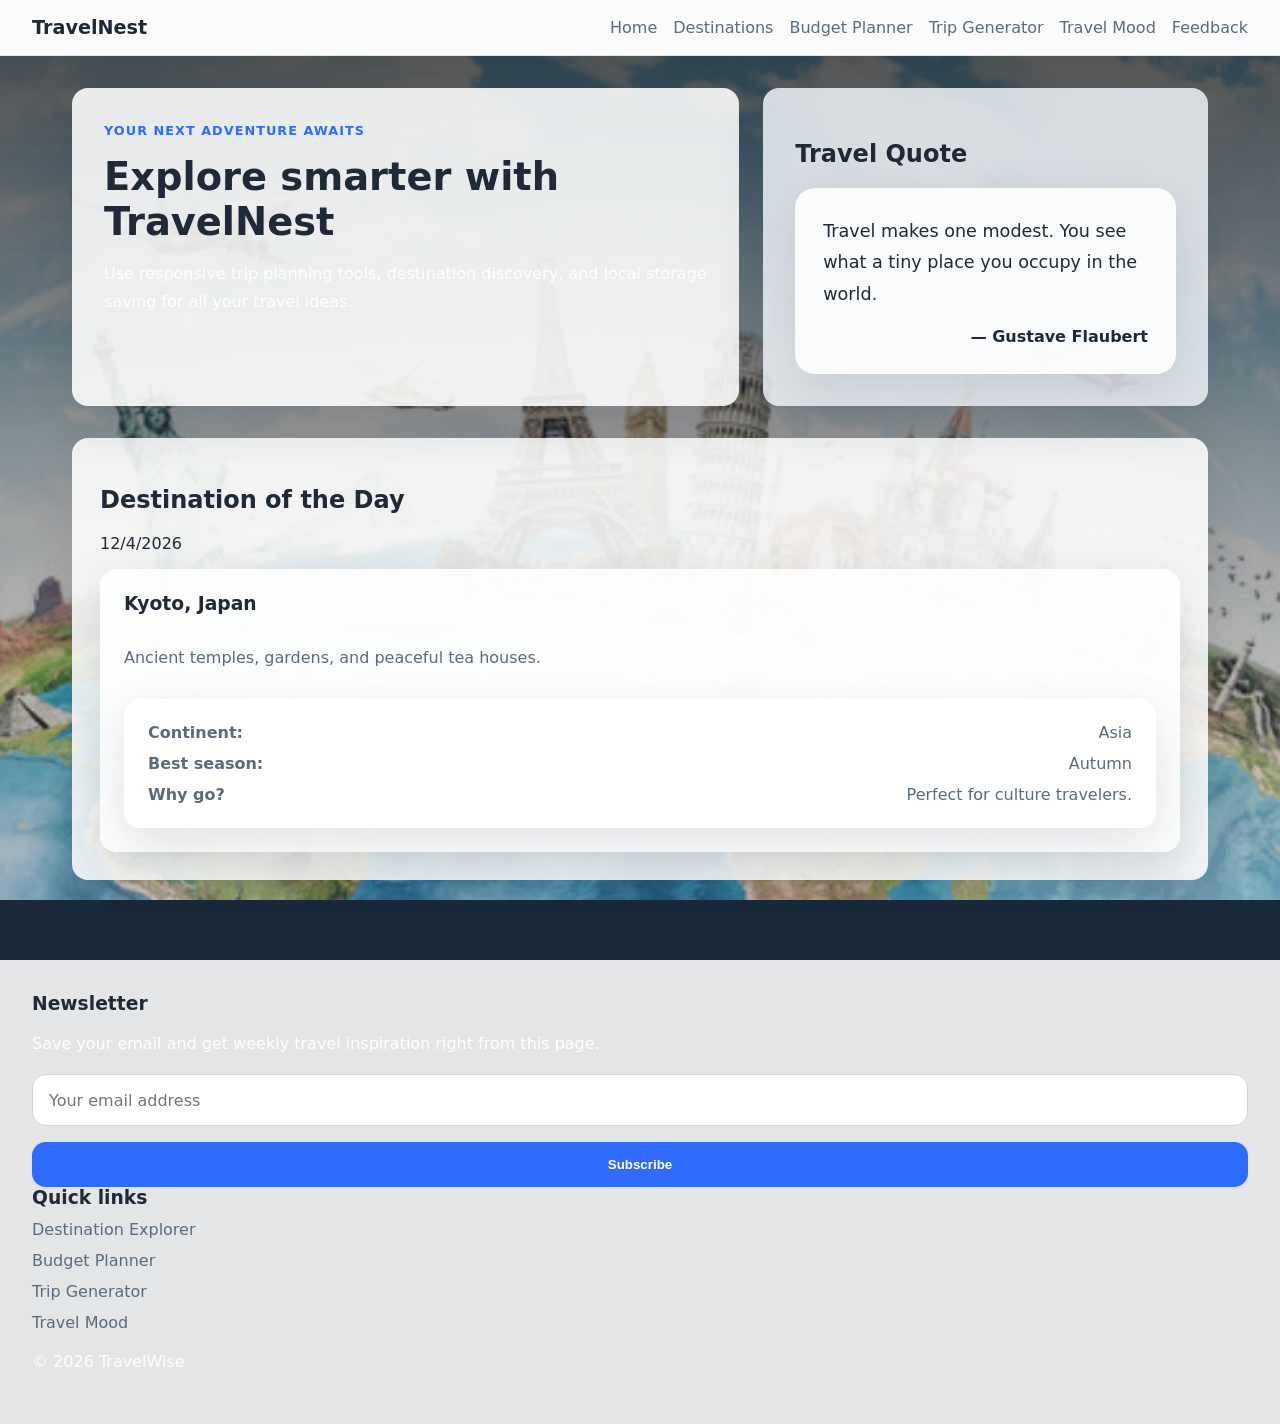
<file: index.html>
<!DOCTYPE html>
<html lang="english">
<head>
    <meta charset="UTF-8">
    <meta name="viewport" content="width=device-width, initial-scale=1.0">
    <title>TravelNest | Home</title>
    <link rel="stylesheet" href="style.css">
</head>
<body id="home">
    <header class="site-header">
        <a class="logo" href="home.html">TravelNest</a>
        <button class="menu-button" aria-label="Toggle navigation">☰</button>
        <nav class="site-nav">
            <a href="#">Home</a>
            <a href="destination.html">Destinations</a>
            <a href="tripBudged.html">Budget Planner</a>
            <a href="tripGenerator.html">Trip Generator</a>
            <a href="travelMood.html">Travel Mood</a>
            <a href="feedback.html">Feedback</a>
        </nav>
    </header>

    <main class="page-content">
        <section class="hero">
            <div class="hero-copy">
                <span class="eyebrow">Your next adventure awaits</span>
                <h1>Explore smarter with TravelNest</h1>
                <p>Use responsive trip planning tools, destination discovery, and local storage saving for all your travel ideas.</p>
            </div>
            <div class="hero-panel">
                <h2>Travel Quote</h2>
                <div class="quote-box">
                    <blockquote id="quoteText">Loading inspiration...</blockquote>
                    <p id="quoteAuthor"></p>
                </div>
            </div>
        </section>

        <section class="destination-day">
            <article class="card">
                <header>
                    <h2>Destination of the Day</h2>
                    <p id="destinationDate"></p>
                </header>
                <div class="destination-card">
                    <h3 id="destinationName">Loading...</h3>
                    <p id="destinationDescription"></p>
                    <ul class="details-list">
                        <li><strong>Continent:</strong> <span id="destinationContinent"></span></li>
                        <li><strong>Best season:</strong> <span id="destinationSeason"></span></li>
                        <li><strong>Why go?</strong> <span id="destinationWhy"></span></li>
                    </ul>
                </div>
            </article>
        </section>
    </main>

    <footer class="site-footer">
        <div class="footer-section newsletter">
            <h3>Newsletter</h3>
            <p>Save your email and get weekly travel inspiration right from this page.</p>
            <form id="newsletterForm">
                <input type="email" id="newsletterEmail" placeholder="Your email address" required>
                <button type="submit">Subscribe</button>
            </form>
            <p class="notice" id="newsletterMessage"></p>
        </div>
        <div class="footer-section footer-links">
            <h3>Quick links</h3>
            <nav>
                <a href="destination.html">Destination Explorer</a>
                <a href="tripBudged.html">Budget Planner</a>
                <a href="tripGenerator.html">Trip Generator</a>
                <a href="travelMood.html">Travel Mood</a>
            </nav>
        </div>
        <p class="copyright">© 2026 TravelWise</p>
    </footer>

    <script src="script.js" defer></script>
</body>
</html>
</file>
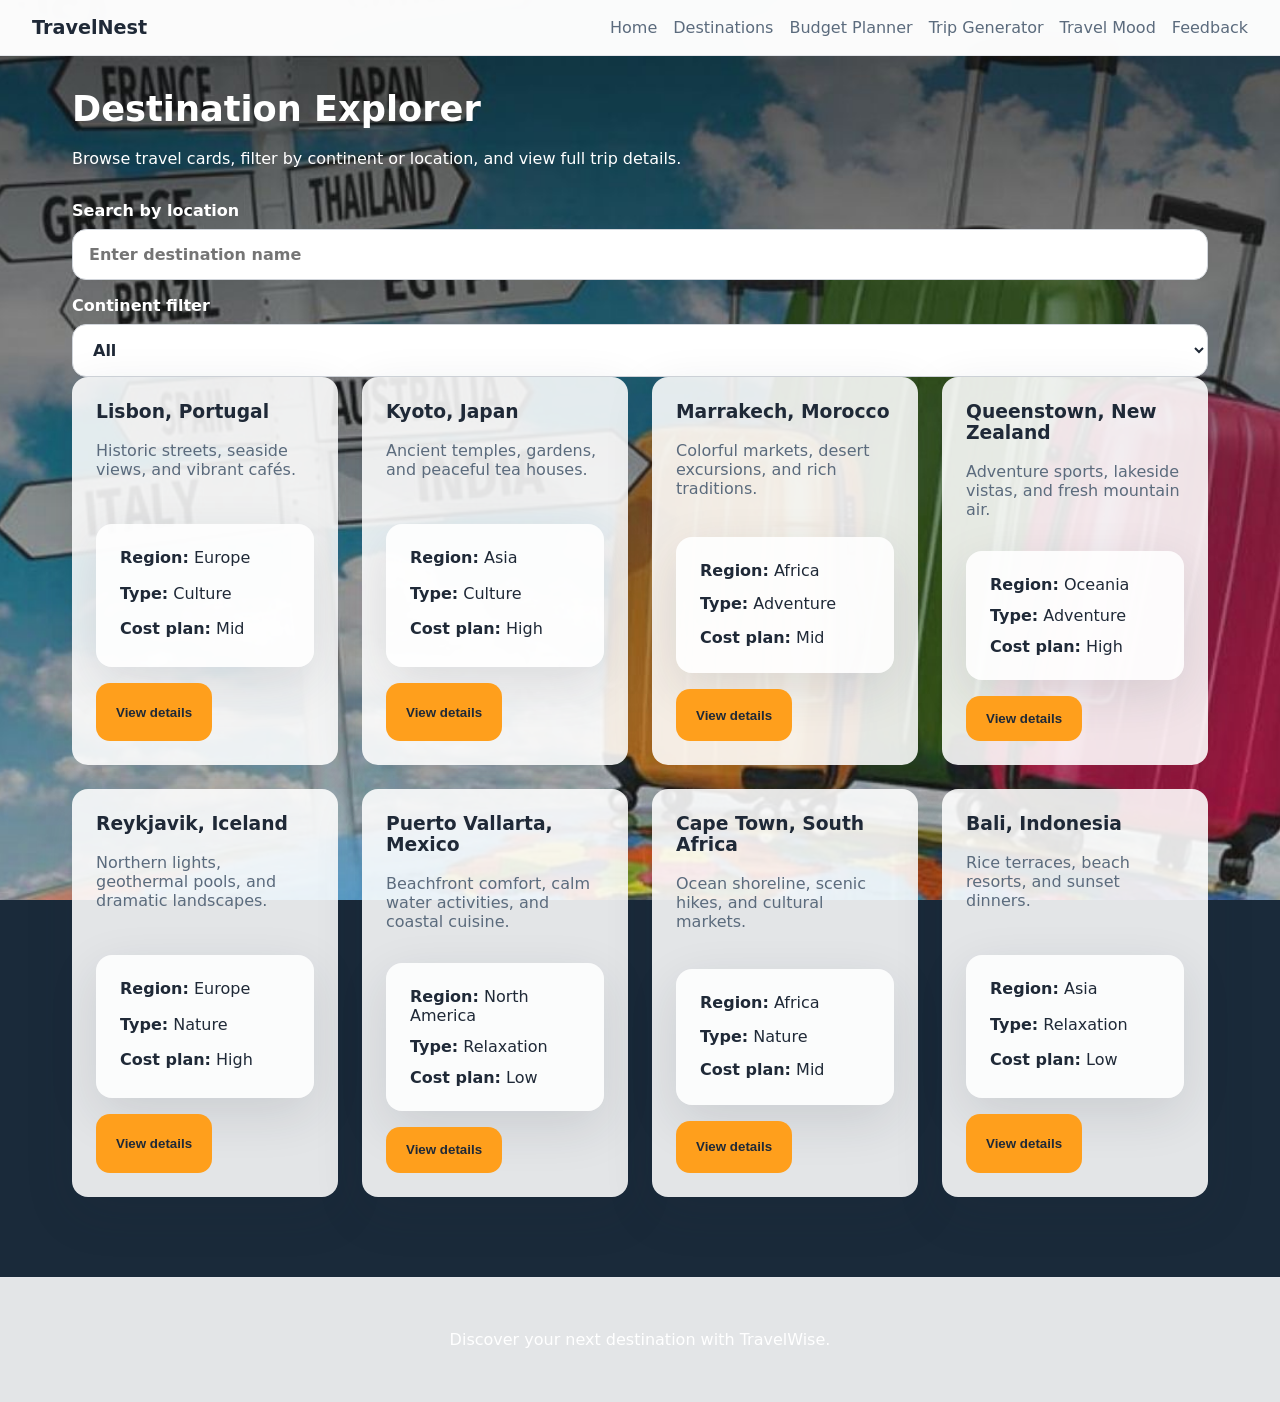
<file: destination.html>
<!DOCTYPE html>
<html lang="en">
<head>
    <meta charset="UTF-8">
    <meta name="viewport" content="width=device-width, initial-scale=1.0">
    <title>TravelNest | Destinations</title>
    <link rel="stylesheet" href="style.css">
</head>
<body id="destination">
    <header class="site-header">
        <a class="logo" href="home.html">TravelNest</a>
        <button class="menu-button" aria-label="Toggle navigation">☰</button>
        <nav class="site-nav">
            <a href="index.html">Home</a>
            <a href="destination.html">Destinations</a>
            <a href="tripBudged.html">Budget Planner</a>
            <a href="tripGenerator.html">Trip Generator</a>
            <a href="travelMood.html">Travel Mood</a>
            <a href="feedback.html">Feedback</a>
        </nav>
    </header>

    <main class="page-content">
        <section class="page-header">
            <h1>Destination Explorer</h1>
            <p>Browse travel cards, filter by continent or location, and view full trip details.</p>
        </section>

        <section class="explorer-controls">
            <label>
                Search by location
                <input type="search" id="destinationSearch" placeholder="Enter destination name">
            </label>
            <label>
                Continent filter
                <select id="continentFilter">
                    <option value="all">All continents</option>
                </select>
            </label>
        </section>

        <section class="card-grid" id="destinationGrid"></section>
    </main>

    <div class="modal" id="destinationModal" aria-hidden="true">
        <div class="modal-content">
            <button class="close-modal" id="closeDestinationModal" aria-label="Close">×</button>
            <h2 id="modalTitle"></h2>
            <p id="modalText"></p>
            <table>
                <tbody id="modalTable"></tbody>
            </table>
        </div>
    </div>

    <footer class="site-footer compact-footer">
        <p>Discover your next destination with TravelWise.</p>
    </footer>
    <script src="script.js" defer></script>
</body>
</html>
</file>
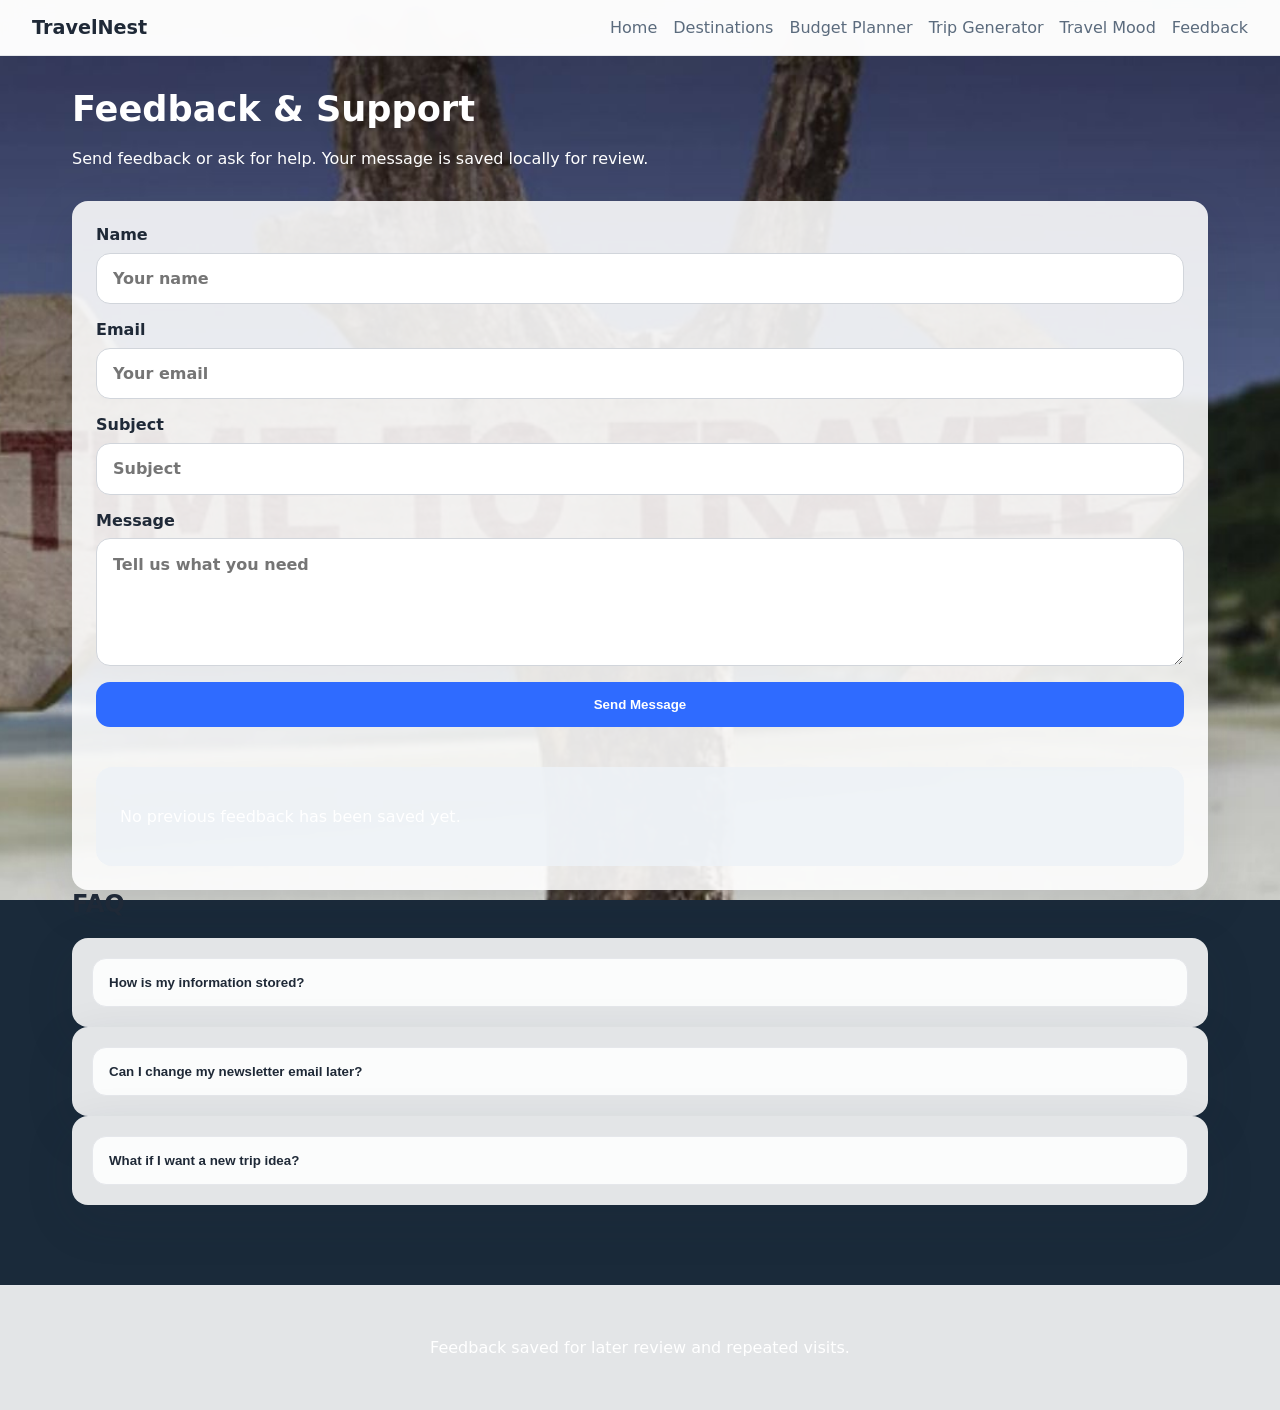
<file: feedback.html>
<!DOCTYPE html>
<html lang="en">
<head>
    <meta charset="UTF-8">
    <meta name="viewport" content="width=device-width, initial-scale=1.0">
    <title>TravelNest | Feedback</title>
    <link rel="stylesheet" href="style.css">
</head>
<body id="feedback">
    <header class="site-header">
        <a class="logo" href="home.html">TravelNest</a>
        <button class="menu-button" aria-label="Toggle navigation">☰</button>
        <nav class="site-nav">
            <a href="index.html">Home</a>
            <a href="destination.html">Destinations</a>
            <a href="tripBudged.html">Budget Planner</a>
            <a href="tripGenerator.html">Trip Generator</a>
            <a href="travelMood.html">Travel Mood</a>
            <a href="feedback.html">Feedback</a>
        </nav>
    </header>

    <main class="page-content">
        <section class="page-header">
            <h1>Feedback & Support</h1>
            <p>Send feedback or ask for help. Your message is saved locally for review.</p>
        </section>

        <section class="feedback-panel">
            <form id="feedbackForm">
                <label>Name<input type="text" id="feedbackName" placeholder="Your name" required></label>
                <label>Email<input type="email" id="feedbackEmail" placeholder="Your email" required></label>
                <label>Subject<input type="text" id="feedbackSubject" placeholder="Subject" required></label>
                <label>Message<textarea id="feedbackMessage" placeholder="Tell us what you need" rows="5" required></textarea></label>
                <button type="submit">Send Message</button>
                <p class="notice" id="feedbackStatus"></p>
            </form>
            <div class="saved-feedback" id="savedFeedback"></div>
        </section>

        <section class="faq">
            <h2>FAQ</h2>
            <div class="accordion-item">
                <button class="accordion-button">How is my information stored?</button>
                <div class="accordion-panel"><p>All form entries are stored in your browser using localStorage and never shared externally.</p></div>
            </div>
            <div class="accordion-item">
                <button class="accordion-button">Can I change my newsletter email later?</button>
                <div class="accordion-panel"><p>Yes. Subscribe again on the home page and the latest email will replace the previous value.</p></div>
            </div>
            <div class="accordion-item">
                <button class="accordion-button">What if I want a new trip idea?</button>
                <div class="accordion-panel"><p>Use the Trip Generator page and click Surprise Me for a random destination suggestion.</p></div>
            </div>
        </section>
    </main>

    <footer class="site-footer compact-footer">
        <p>Feedback saved for later review and repeated visits.</p>
    </footer>
    <script src="script.js" defer></script>
</body>
</html>
</file>
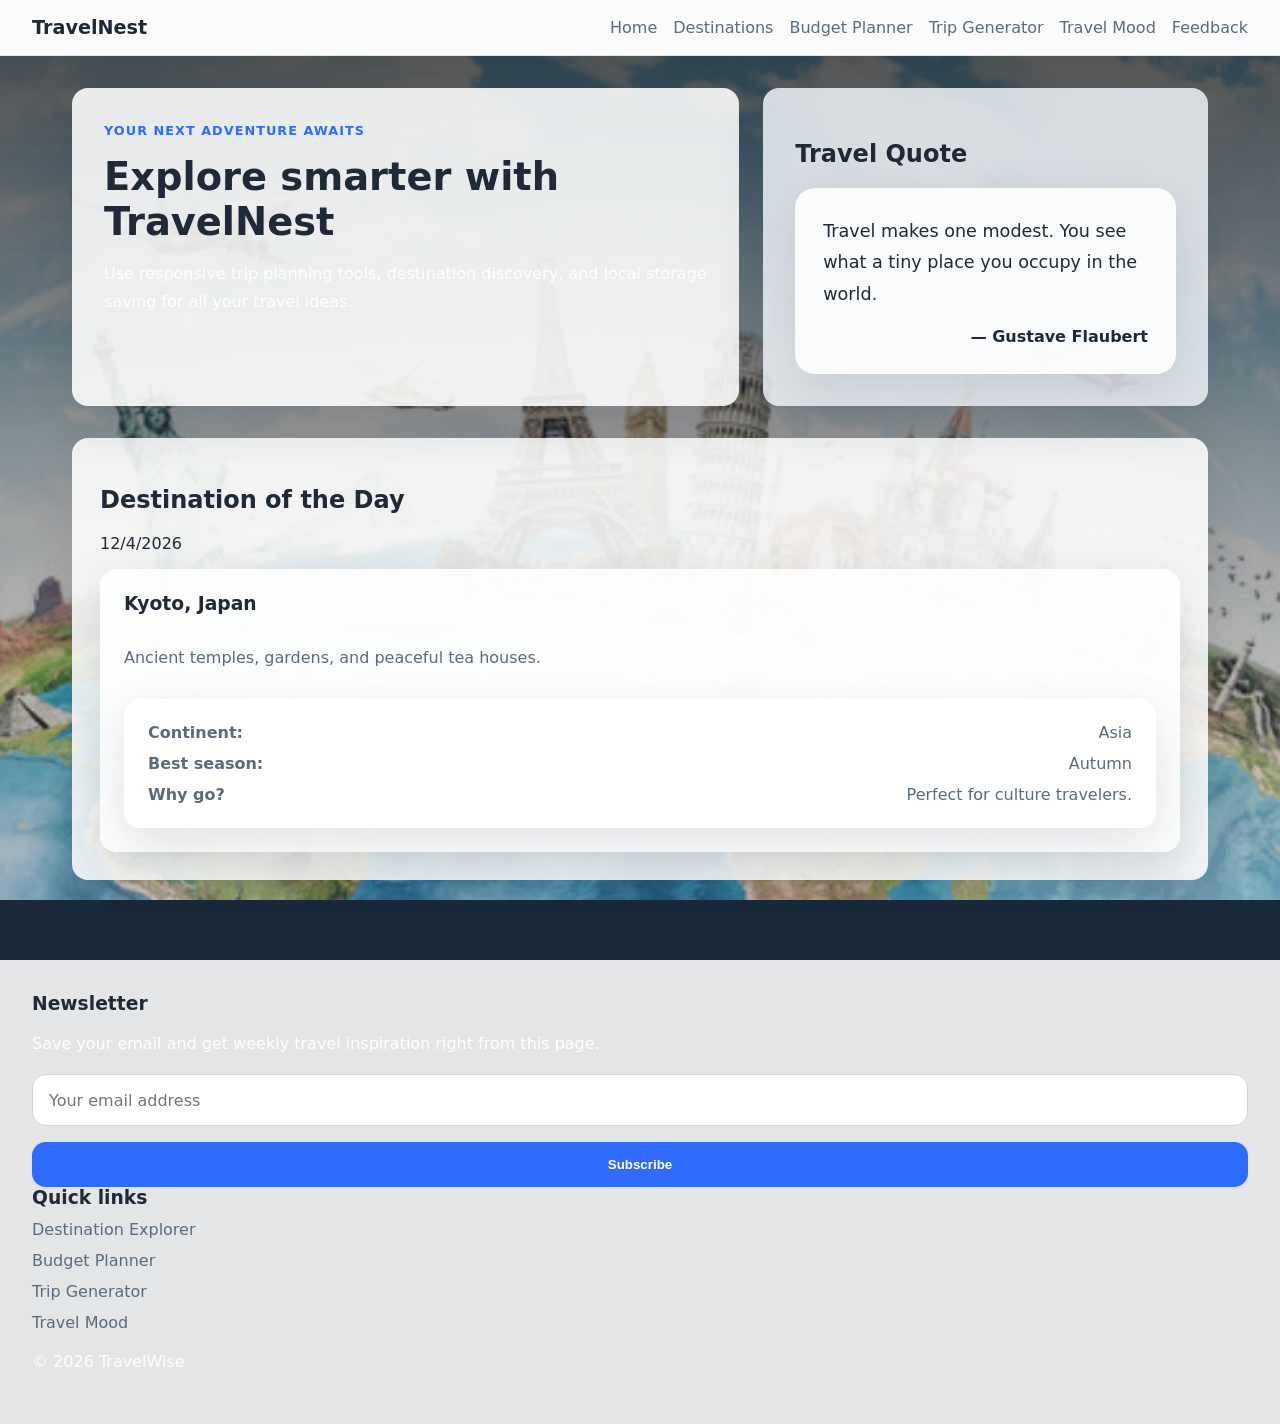
<file: home.html>
<!DOCTYPE html>
<html lang="english">
<head>
    <meta charset="UTF-8">
    <meta name="viewport" content="width=device-width, initial-scale=1.0">
    <title>TravelNest | Home</title>
    <link rel="stylesheet" href="style.css">
</head>
<body id="home">
    <header class="site-header">
        <a class="logo" href="home.html">TravelNest</a>
        <button class="menu-button" aria-label="Toggle navigation">☰</button>
        <nav class="site-nav">
            <a href="home.html">Home</a>
            <a href="destination.html">Destinations</a>
            <a href="tripBudged.html">Budget Planner</a>
            <a href="tripGenerator.html">Trip Generator</a>
            <a href="travelMood.html">Travel Mood</a>
            <a href="feedback.html">Feedback</a>
        </nav>
    </header>

    <main class="page-content">
        <section class="hero">
            <div class="hero-copy">
                <span class="eyebrow">Your next adventure awaits</span>
                <h1>Explore smarter with TravelNest</h1>
                <p>Use responsive trip planning tools, destination discovery, and local storage saving for all your travel ideas.</p>
            </div>
            <div class="hero-panel">
                <h2>Travel Quote</h2>
                <div class="quote-box">
                    <blockquote id="quoteText">Loading inspiration...</blockquote>
                    <p id="quoteAuthor"></p>
                </div>
            </div>
        </section>

        <section class="destination-day">
            <article class="card">
                <header>
                    <h2>Destination of the Day</h2>
                    <p id="destinationDate"></p>
                </header>
                <div class="destination-card">
                    <h3 id="destinationName">Loading...</h3>
                    <p id="destinationDescription"></p>
                    <ul class="details-list">
                        <li><strong>Continent:</strong> <span id="destinationContinent"></span></li>
                        <li><strong>Best season:</strong> <span id="destinationSeason"></span></li>
                        <li><strong>Why go?</strong> <span id="destinationWhy"></span></li>
                    </ul>
                </div>
            </article>
        </section>
    </main>

    <footer class="site-footer">
        <div class="footer-section newsletter">
            <h3>Newsletter</h3>
            <p>Save your email and get weekly travel inspiration right from this page.</p>
            <form id="newsletterForm">
                <input type="email" id="newsletterEmail" placeholder="Your email address" required>
                <button type="submit">Subscribe</button>
            </form>
            <p class="notice" id="newsletterMessage"></p>
        </div>
        <div class="footer-section footer-links">
            <h3>Quick links</h3>
            <nav>
                <a href="destination.html">Destination Explorer</a>
                <a href="tripBudged.html">Budget Planner</a>
                <a href="tripGenerator.html">Trip Generator</a>
                <a href="travelMood.html">Travel Mood</a>
            </nav>
        </div>
        <p class="copyright">© 2026 TravelWise</p>
    </footer>

    <script src="script.js" defer></script>
</body>
</html>
</file>
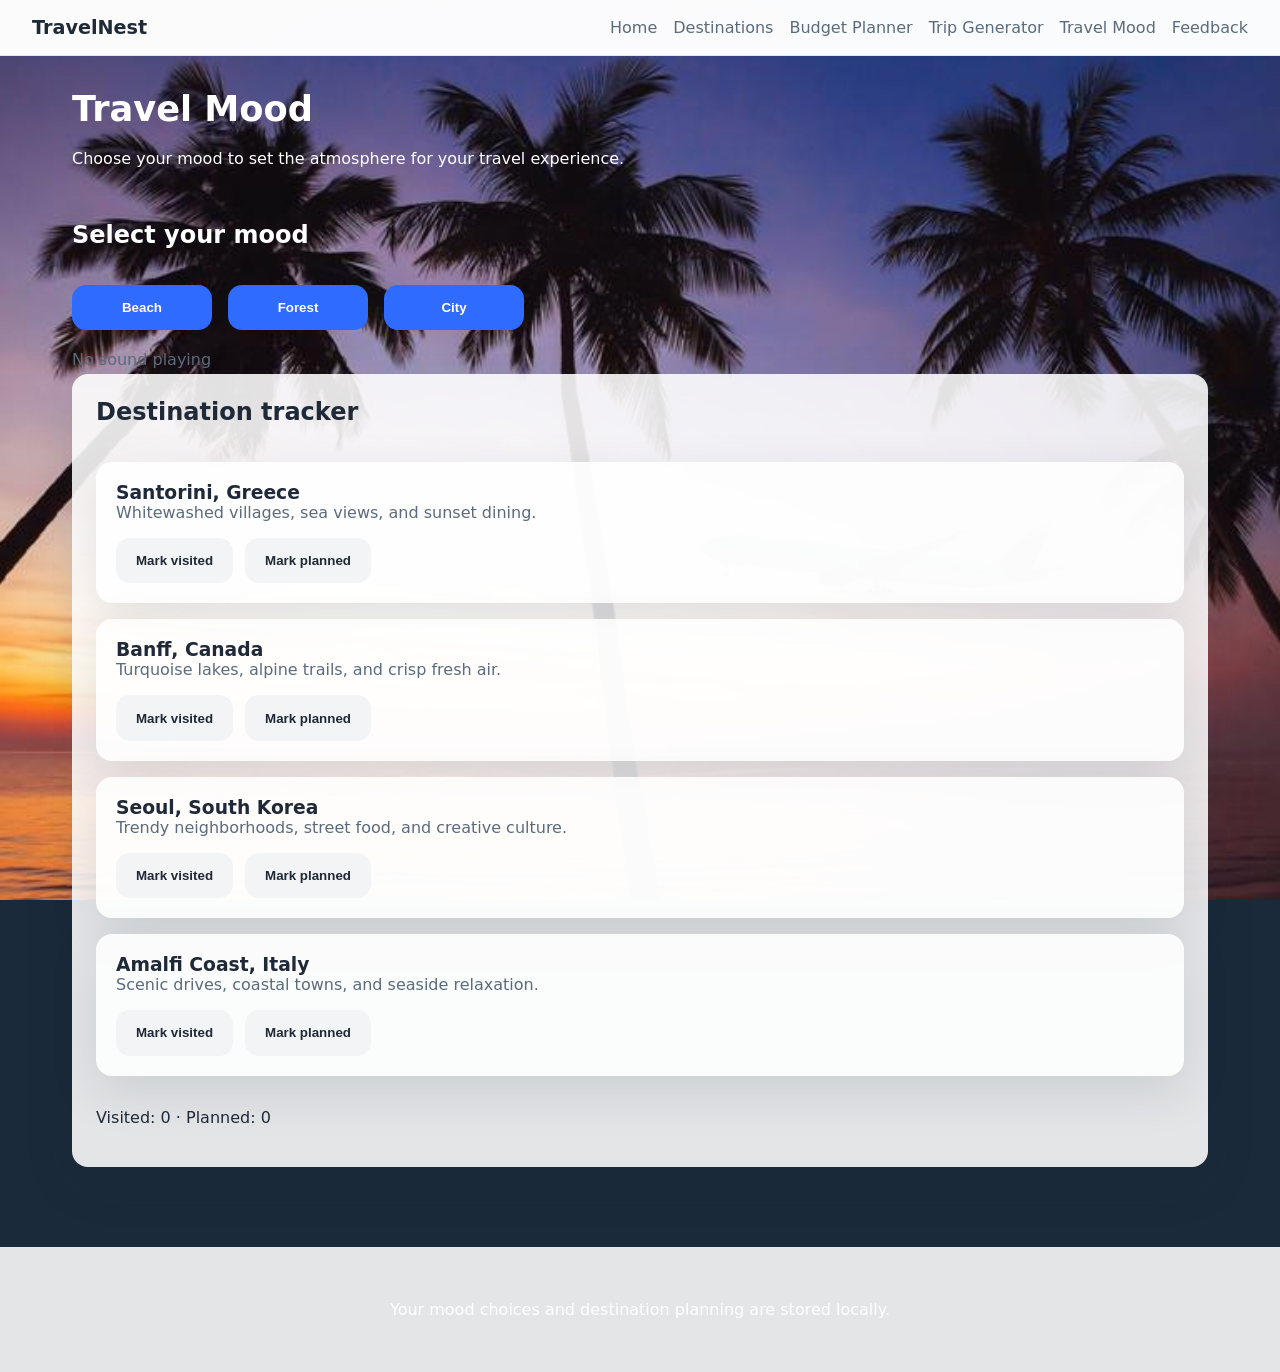
<file: travelMood.html>
<!DOCTYPE html>
<html lang="en">
<head>
    <meta charset="UTF-8">
    <meta name="viewport" content="width=device-width, initial-scale=1.0">
    <title>TravelNest | Travel Mood</title>
    <link rel="stylesheet" href="style.css">
</head>
<body id="mood">
    <header class="site-header">
        <a class="logo" href="home.html">TravelNest</a>
        <button class="menu-button" aria-label="Toggle navigation">☰</button>
        <nav class="site-nav">
            <a href="index.html">Home</a>
            <a href="destination.html">Destinations</a>
            <a href="tripBudged.html">Budget Planner</a>
            <a href="tripGenerator.html">Trip Generator</a>
            <a href="travelMood.html">Travel Mood</a>
            <a href="feedback.html">Feedback</a>
        </nav>
    </header>

    <main class="page-content">
        <section class="page-header">
            <h1>Travel Mood</h1>
            <p>Choose your mood to set the atmosphere for your travel experience.</p>
        </section>

        <section class="sound-panel">
            <h2>Select your mood</h2>
            <div class="sound-buttons">
                <button class="sound-button" data-sound="beach">Beach</button>
                <button class="sound-button" data-sound="forest">Forest</button>
                <button class="sound-button" data-sound="city">City</button>
            </div>
            <p class="notice" id="soundStatus">No sound playing</p>
        </section>

        <section class="mood-list">
            <h2>Destination tracker</h2>
            <div id="moodDestinations"></div>
            <p class="mood-summary">Visited: <span id="visitedCount">0</span> · Planned: <span id="plannedCount">0</span></p>
        </section>
    </main>

    <footer class="site-footer compact-footer">
        <p>Your mood choices and destination planning are stored locally.</p>
    </footer>
    <script src="script.js" defer></script>
</body>
</html>
</file>
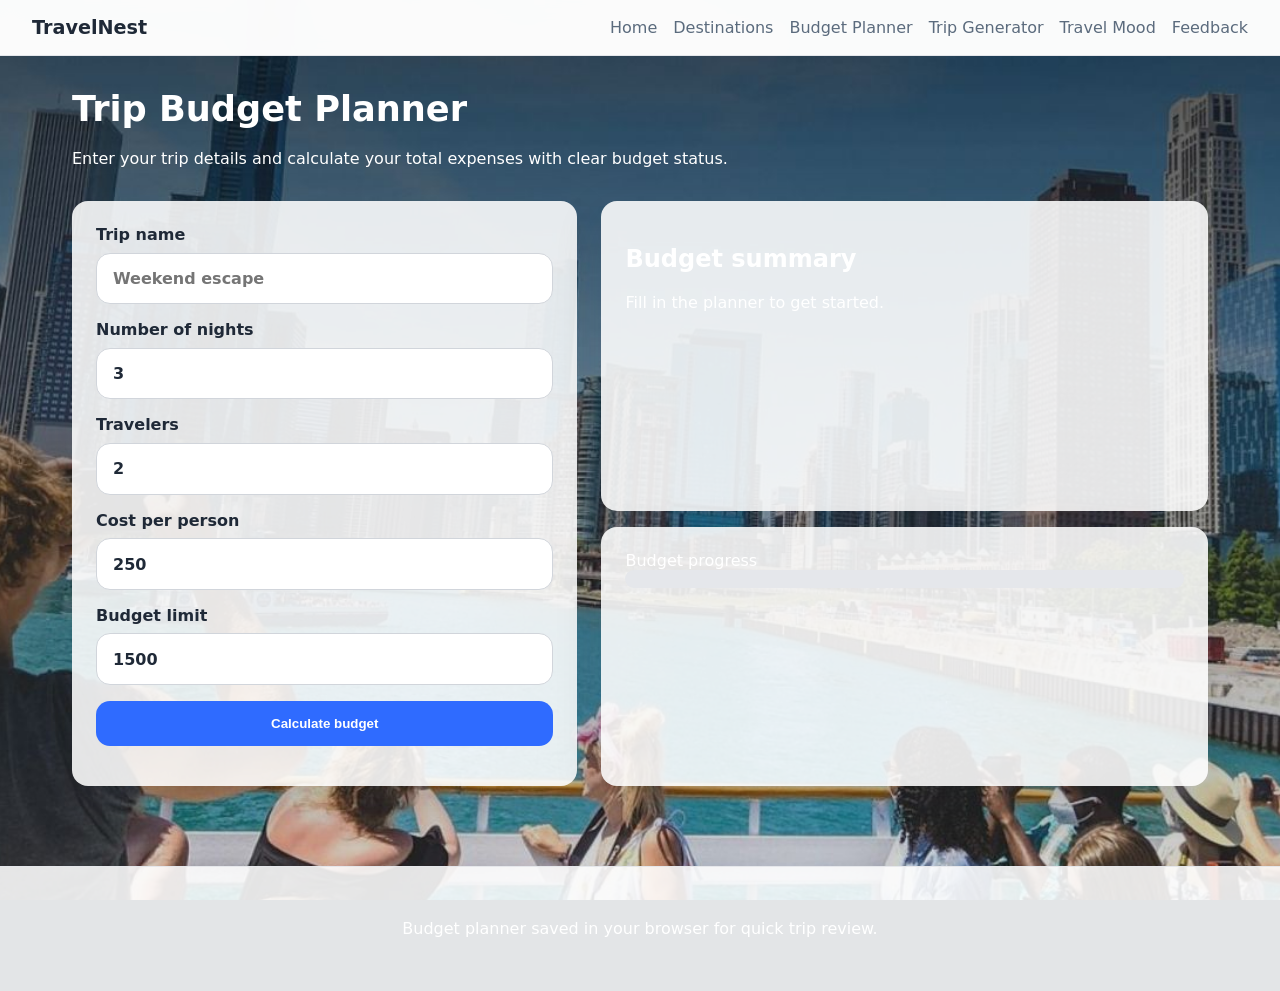
<file: tripBudged.html>
<!DOCTYPE html>
<html lang="en">
<head>
    <meta charset="UTF-8">
    <meta name="viewport" content="width=device-width, initial-scale=1.0">
    <title>TravelNest | Budget Planner</title>
    <link rel="stylesheet" href="style.css">
</head>
<body id="budget">
    <header class="site-header">
        <a class="logo" href="home.html">TravelNest</a>
        <button class="menu-button" aria-label="Toggle navigation">☰</button>
        <nav class="site-nav">
            <a href="index.html">Home</a>
            <a href="destination.html">Destinations</a>
            <a href="tripBudged.html">Budget Planner</a>
            <a href="tripGenerator.html">Trip Generator</a>
            <a href="travelMood.html">Travel Mood</a>
            <a href="feedback.html">Feedback</a>
        </nav>
    </header>

    <main class="page-content">
        <section class="page-header">
            <h1>Trip Budget Planner</h1>
            <p>Enter your trip details and calculate your total expenses with clear budget status.</p>
        </section>

        <section class="planner-grid">
            <form class="planner-form" id="budgetForm">
                <label>Trip name<input type="text" id="tripName" placeholder="Weekend escape" required></label>
                <label>Number of nights<input type="number" id="tripNights" min="1" value="3" required></label>
                <label>Travelers<input type="number" id="tripTravelers" min="1" value="2" required></label>
                <label>Cost per person<input type="number" id="costPerPerson" min="0" value="250" required></label>
                <label>Budget limit<input type="number" id="budgetLimit" min="0" value="1500" required></label>
                <button type="submit">Calculate budget</button>
                <p class="notice" id="budgetNotice"></p>
            </form>

            <div class="budget-results">
                <div class="summary-card" id="budgetResult">
                    <h2>Budget summary</h2>
                    <p id="budgetSummary">Fill in the planner to get started.</p>
                </div>
                <div class="progress-card">
                    <span>Budget progress</span>
                    <div class="progress-wrap">
                        <div class="progress-bar" id="budgetProgress"></div>
                    </div>
                    <p id="budgetStatus"></p>
                </div>
            </div>
        </section>

        <section class="saved-data" id="savedBudgetSection"></section>
    </main>

    <footer class="site-footer compact-footer">
        <p>Budget planner saved in your browser for quick trip review.</p>
    </footer>
    <script src="script.js" defer></script>
</body>
</html>
</file>
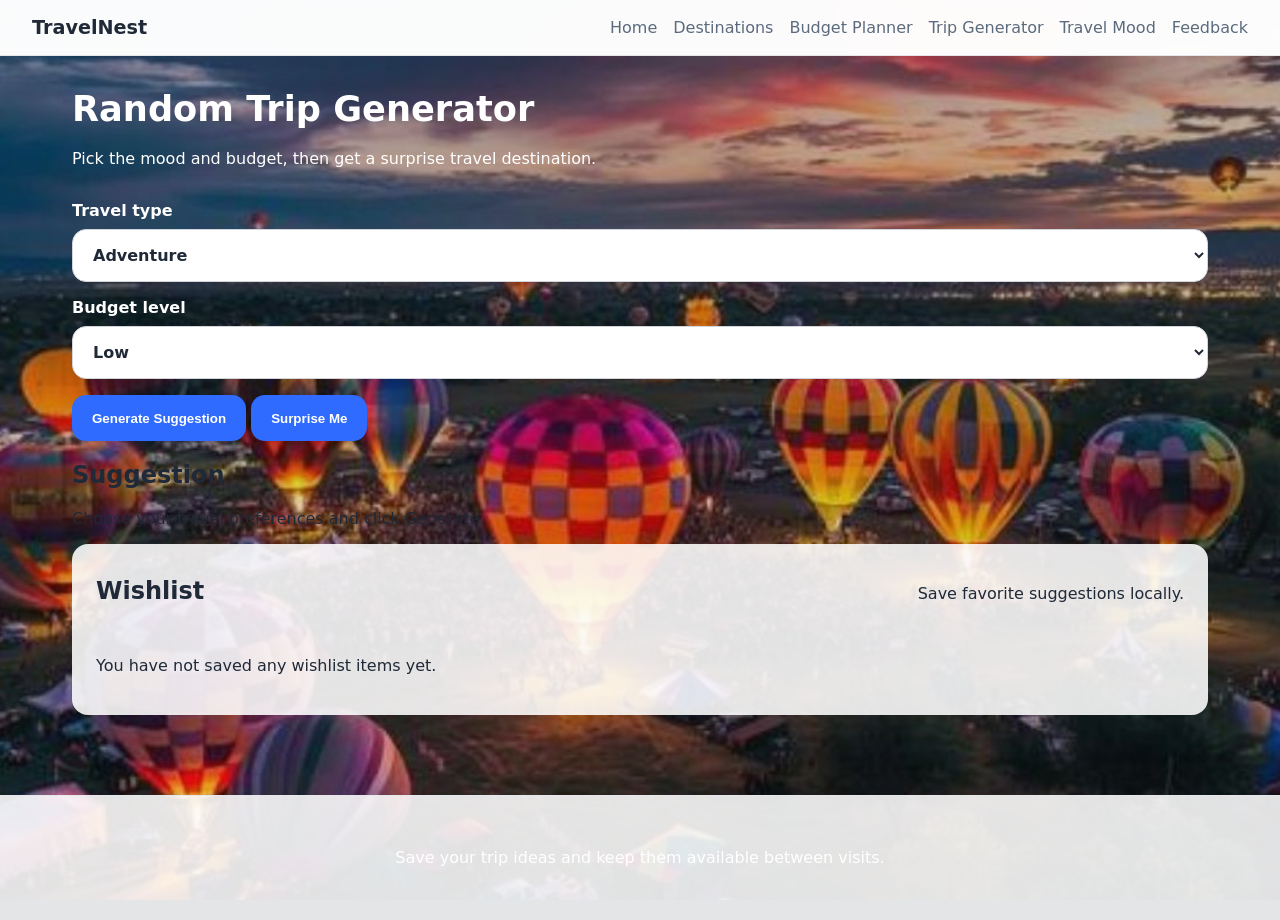
<file: tripGenerator.html>
<!DOCTYPE html>
<html lang="en">
<head>
    <meta charset="UTF-8">
    <meta name="viewport" content="width=device-width, initial-scale=1.0">
    <title>TravelNest | Trip Generator</title>
    <link rel="stylesheet" href="style.css">
</head>
<body id="generator">
    <header class="site-header">
        <a class="logo" href="home.html">TravelNest</a>
        <button class="menu-button" aria-label="Toggle navigation">☰</button>
        <nav class="site-nav">
            <a href="index.html">Home</a>
            <a href="destination.html">Destinations</a>
            <a href="tripBudged.html">Budget Planner</a>
            <a href="tripGenerator.html">Trip Generator</a>
            <a href="travelMood.html">Travel Mood</a>
            <a href="feedback.html">Feedback</a>
        </nav>
    </header>

    <main class="page-content">
        <section class="page-header">
            <h1>Random Trip Generator</h1>
            <p>Pick the mood and budget, then get a surprise travel destination.</p>
        </section>

        <section class="generator-panel">
            <label>Travel type
                <select id="travelType">
                    <option value="Adventure">Adventure</option>
                    <option value="Relaxation">Relaxation</option>
                    <option value="Culture">Culture</option>
                    <option value="Nature">Nature</option>
                    <option value="Foodie">Foodie</option>
                </select>
            </label>
            <label>Budget level
                <select id="budgetLevel">
                    <option value="Low">Low</option>
                    <option value="Mid">Mid</option>
                    <option value="High">High</option>
                </select>
            </label>
            <div class="button-row">
                <button id="generateTrip">Generate Suggestion</button>
                <button id="surpriseMe" type="button">Surprise Me</button>
            </div>
        </section>

        <section class="trip-suggestion" id="tripSuggestion">
            <h2>Suggestion</h2>
            <p>Choose your travel preferences and click Generate.</p>
        </section>

        <section class="wish-list">
            <div class="wish-list-header">
                <h2>Wishlist</h2>
                <p>Save favorite suggestions locally.</p>
            </div>
            <ul id="wishlistItems"></ul>
        </section>
    </main>

    <footer class="site-footer compact-footer">
        <p>Save your trip ideas and keep them available between visits.</p>
    </footer>
    <script src="script.js" defer></script>
</body>
</html>
</file>
<file: style.css>
:root {
    --bg: transparent;
    --surface: rgba(255, 255, 255, 0.88);
    --surface-alt: rgba(238, 242, 247, 0.85);
    --text: #1f2937;
    --muted: #5b6b7d;
    --primary: #2f6bff;
    --accent: #ff9f1c;
    --danger: #e53e3e;
    --radius: 16px;
    --shadow: 0 16px 50px rgba(33, 44, 61, 0.12);
}
 
* {
    box-sizing: border-box;
}
 

body {
    margin: 0;
    font-family: Inter, system-ui, -apple-system, BlinkMacSystemFont, "Segoe UI", sans-serif;
    background-color: #1a2a3a;
    background-size: cover;
    background-position: center center;
    background-attachment: fixed;
    background-repeat: no-repeat;
    color: var(--text);
    min-height: 100vh;
}
 

body#home        { background-image: url("home.png"); }
body#destination { background-image: url("destination.jpg"); }
body#budget      { background-image: url("budget.jpg"); }
body#generator   { background-image: url("genarator.jpg"); }
body#mood        { background-image: url("mood.jpg"); }
body#feedback    { background-image: url("feedback.jpg"); }
 
img, video {
    max-width: 100%;
    height: auto;
}
 
.site-header {
    position: sticky;
    top: 0;
    z-index: 20;
    display: flex;
    align-items: center;
    justify-content: space-between;
    gap: 1rem;
    padding: 1rem 2rem;
    background: rgba(255,255,255,0.98);
    backdrop-filter: blur(10px);
    border-bottom: 1px solid #e5e7eb;
}
 
.logo {
    font-weight: 700;
    color: var(--text);
    text-decoration: none;
    font-size: 1.2rem;
}
 
.menu-button {
    display: none;
    background: none;
    border: none;
    font-size: 1.6rem;
    cursor: pointer;
    color: var(--text);
}
 
.site-nav {
    display: flex;
    align-items: center;
    gap: 1rem;
}
 
.site-nav a {
    color: var(--muted);
    text-decoration: none;
    transition: color 0.2s ease;
}
 
.site-nav a:hover,
.site-nav a:focus-visible {
    color: var(--primary);
}
 
.page-content {
    padding: 2rem;
    max-width: 1200px;
    margin: 0 auto;
}
 
.page-header {
    color: white;
    margin-bottom: 1.75rem;
}
 
.page-header h1 {
    color:#ffffff;
    margin: 0 0 0.5rem;
    font-size: clamp(2.2rem, 2.5vw, 3rem);
}
 
.page-header p,
.hero-copy p,
.notice,
.site-footer p {
    color: rgb(255, 255, 255);
    line-height: 1.75;
}
 
.hero {
    display: grid;
    gap: 1.5rem;
    grid-template-columns: 1.5fr 1fr;
    align-items: stretch;
}
 
.hero-copy {
    padding: 2rem;
    border-radius: var(--radius);
    background: var(--surface);
    box-shadow: var(--shadow);
}
 
.eyebrow {
    display: inline-block;
    margin-bottom: 1rem;
    color: var(--primary);
    font-weight: 700;
    letter-spacing: 0.08em;
    text-transform: uppercase;
    font-size: 0.8rem;
}
 
.hero-copy h1 {
    margin: 0 0 1rem;
    font-size: clamp(2rem, 3vw, 3rem);
}
 
.hero-copy p {
    margin: 0;
}
 
.hero-panel {
    display: grid;
    place-content: center;
    background: var(--surface-alt);
    border-radius: var(--radius);
    padding: 2rem;
    box-shadow: var(--shadow);
}
 
.quote-box {
    background: var(--surface);
    border-radius: 20px;
    padding: 1.75rem;
    box-shadow: var(--shadow);
    min-height: 180px;
}
 
.quote-box blockquote {
    margin: 0 0 1rem;
    font-size: 1.1rem;
    line-height: 1.8;
    color: var(--text);
}
 
.quote-box p {
    margin: 0;
    text-align: right;
    font-weight: 600;
}
 
.destination-day {
    margin-top: 2rem;
}
 
.card {
    background: var(--surface);
    border-radius: var(--radius);
    padding: 1.75rem;
    box-shadow: var(--shadow);
}
 
.destination-card h3 {
    margin-top: 0;
}
 
.destination-card p {
    margin: 0 0 1rem;
    color: var(--muted);
}
 
.details-list {
    list-style: none;
    padding: 0;
    margin: 0;
    display: grid;
    gap: 0.75rem;
}
 
.details-list li {
    display: flex;
    justify-content: space-between;
    gap: 1rem;
    color: var(--muted);
}
 
footer.site-footer {
    padding: 2rem;
    margin-top: 3rem;
    background: var(--surface);
    border-top: 1px solid #e5e7eb;
}
 
.footer-content {
    display: grid;
    gap: 1.5rem;
    grid-template-columns: minmax(220px, 1fr) minmax(180px, 380px);
}
 
.footer-section h3 {
    margin: 0 0 0.75rem;
}
 
.footer-section nav {
    display: grid;
    gap: 0.75rem;
}
 
.footer-section a {
    color: var(--muted);
    text-decoration: none;
}
 
.footer-section a:hover {
    color: var(--primary);
}
 
footer.compact-footer {
    text-align: center;
    color: black;
}
 
form {
    display: grid;
    gap: 1rem;
}
 
label {
    display: grid;
    gap: 0.55rem;
    font-weight: 600;
    color: var(--text);
}
 
input[type="text"],
input[type="email"],
input[type="search"],
input[type="number"],
select,
textarea {
    width: 100%;
    padding: 0.95rem 1rem;
    border-radius: 14px;
    border: 1px solid #d1d5db;
    background: #ffffff;
    font: inherit;
    color: var(--text);
}
 
button,
button[type="submit"] {
    border: none;
    border-radius: 14px;
    padding: 0.95rem 1.25rem;
    background: var(--primary);
    color: white;
    font-weight: 700;
    cursor: pointer;
    transition: transform 0.2s ease, background 0.2s ease;
}
 
button:hover,
button:focus-visible {
    transform: translateY(-1px);
    background: #244eeb;
}
 
.explorer-controls,
.planner-grid,
.generator-panel,
.sound-panel,
.feedback-panel {
    display: grid;
    color: white;
    gap: 1rem;
}
 
.explorer-controls label,
.generator-panel label {
    color: white;
    width: 100%;
}
 
.card-grid {
    display: grid;
    gap: 1.5rem;
    grid-template-columns: repeat(auto-fit, minmax(240px, 1fr));
}
 
.destination-card,
.destination-card .details-list,
.summary-card,
.progress-card,
.wish-list,
.mood-list,
.feedback-panel,
.planner-form {
    background: var(--surface);
    border-radius: var(--radius);
    padding: 1.5rem;
    box-shadow: var(--shadow);
}
 
.destination-card {
    display: grid;
    gap: 1rem;
}
 
.destination-card h3,
.wish-list h2,
.mood-list h2,
.faq h2 {
    margin-top: 0;
}
 
.destination-card button,
.wish-list button,
.sound-button,
.accordion-button {
    width: fit-content;
}
 
.destination-card button {
    background: var(--accent);
    color: #1f2937;
}
 
.destination-card button:hover {
    background: #ffb84c;
}
 
.modal {
    display: none;
    position: fixed;
    inset: 0;
    background: rgba(15, 23, 42, 0.65);
    padding: 2rem;
    overflow-y: auto;
    z-index: 30;
}
 
.modal.active {
    display: block;
}
 
.modal-content {
    position: relative;
    max-width: 720px;
    margin: 2rem auto;
    background: var(--surface);
    border-radius: var(--radius);
    padding: 2rem;
    box-shadow: var(--shadow);
}
 
.close-modal {
    position: absolute;
    top: 1rem;
    right: 1rem;
    background: none;
    border: none;
    font-size: 1.5rem;
    cursor: pointer;
    color: var(--muted);
}
 
table {
    width: 100%;
    margin-top: 1rem;
    border-collapse: collapse;
}
 
td {
    padding: 0.9rem 0;
    border-bottom: 1px solid #e5e7eb;
}
 
td:first-child {
    font-weight: 700;
    color: var(--muted);
}
 
.planner-grid {
    grid-template-columns: 1fr 1.2fr;
    gap: 1.5rem;
}
 
.budget-results {
    display: grid;
    gap: 1rem;
}
 
.progress-wrap {
    width: 100%;
    height: 18px;
    border-radius: 999px;
    background: #e5e7eb;
    overflow: hidden;
}
 
.progress-bar {
    width: 0%;
    height: 100%;
    border-radius: 999px;
    background: var(--primary);
    transition: width 0.35s ease;
}
 
.wish-list {
    padding: 1.5rem;
}
 
.wish-list-header {
    display: flex;
    justify-content: space-between;
    align-items: baseline;
    gap: 1rem;
}
 
#wishlistItems {
    margin: 1rem 0 0;
    list-style: none;
    padding: 0;
    display: grid;
    gap: 0.75rem;
}
 
#wishlistItems li {
    display: flex;
    justify-content: space-between;
    align-items: center;
    gap: 1rem;
    padding: 1rem;
    border-radius: 16px;
    background: var(--surface-alt);
}
 
#wishlistItems li button {
    background: #e5e7eb;
    color: var(--text);
}
 
.sound-buttons {
    display: flex;
    flex-wrap: wrap;
    gap: 1rem;
}
 
.sound-button {
    min-width: 140px;
}
 
.mood-list {
    display: grid;
    gap: 1rem;
}
 
#moodDestinations {
    display: grid;
    gap: 1rem;
}
 
.mood-card,
.accordion-item {
    background: var(--surface);
    border-radius: var(--radius);
    padding: 1.25rem;
    box-shadow: var(--shadow);
}
 
.mood-card {
    display: grid;
    gap: 1rem;
}
 
.mood-card h3 {
    margin: 0;
}
 
.mood-card p {
    margin: 0;
    color: var(--muted);
}
 
.mood-actions {
    display: flex;
    gap: 0.75rem;
    flex-wrap: wrap;
}
 
.mood-actions button {
    background: #f3f4f6;
    color: var(--text);
}
 
.accordion-button {
    width: 100%;
    display: flex;
    align-items: center;
    justify-content: space-between;
    gap: 1rem;
    background: var(--surface);
    color: var(--text);
    padding: 1rem;
    border: 1px solid #e5e7eb;
    border-radius: 14px;
    cursor: pointer;
}
 
.accordion-panel {
    display: none;
    padding: 1rem 0 0;
    color: var(--muted);
    line-height: 1.75;
}
 
.accordion-item.active .accordion-panel {
    display: block;
}
 
.feedback-panel {
    display: grid;
    gap: 1.5rem;
}
 
.saved-feedback {
    background: var(--surface-alt);
    border-radius: var(--radius);
    padding: 1.5rem;
}
 
.saved-feedback h3 {
    margin-top: 0;
}
 
.notice {
    margin: 0;
    color: var(--muted);
}
 
@media (max-width: 900px) {
    .hero,
    .planner-grid {
        grid-template-columns: 1fr;
    }
 
    .footer-content,
    .planner-grid {
        grid-template-columns: 1fr;
    }
}
 
@media (max-width: 760px) {
    .site-header {
        flex-wrap: wrap;
    }
 
    .menu-button {
        display: inline-flex;
    }
 
    .site-nav {
        position: absolute;
        top: 100%;
        left: 0;
        right: 0;
        background: rgba(255,255,255,0.97);
        flex-direction: column;
        gap: 0;
        border-bottom: 1px solid #e5e7eb;
        transform: translateY(-200%);
        transition: transform 0.25s ease;
        overflow: hidden;
    }
 
    .site-nav.open {
        transform: translateY(0);
    }
 
    .site-nav a {
        display: block;
        padding: 1rem 2rem;
        border-top: 1px solid #f3f4f6;
    }
}
</file>
